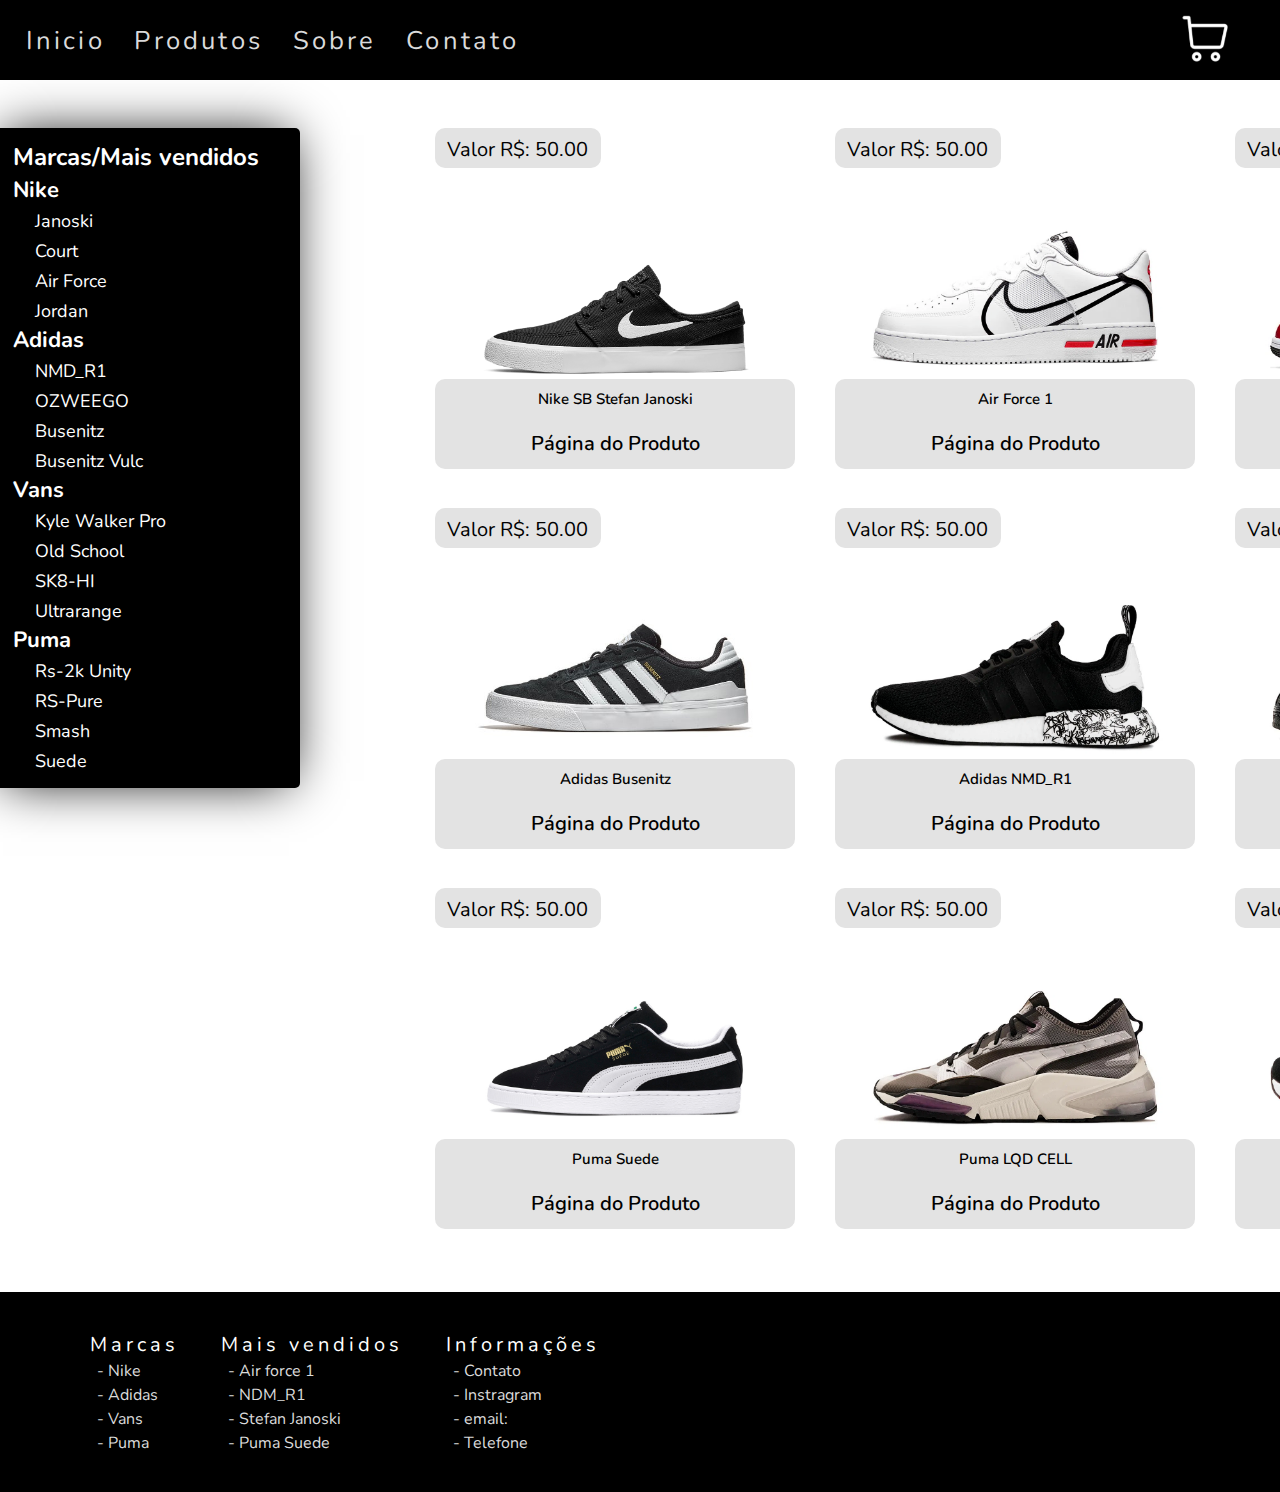
<file: index.html>
<!DOCTYPE html>
<html lang="en">

<head>
    <meta charset="UTF-8">
    <meta name="viewport" content="width=device-width, initial-scale=1.0">
    <link rel="stylesheet" type="text/css" href="./src/scss/main.css" />

    <!-- fontes -->
    <link href="https://fonts.googleapis.com/css2?family=Grandstander:wght@100&family=Nunito:wght@200;400;600;700&display=swap"
        rel="stylesheet">
    <title>FootShop</title>
</head>

<body>

    <header class="headerIndex">
        <div class="menuIndex">
            <nav>
                <ul>
                    <li><a href="./index.html">Inicio</a></li>
                    <li><a href="#">Produtos</a></li>
                    <li><a href="#">Sobre</a></li>
                    <li><a href="#">Contato</a></li>
                </ul>
            </nav>
        </div>
        <div class="carrinhoCompras">
            <button><img src="./src/images/carrinhoCompras.png"></button>
        </div>
    </header>

    <main>
        <div class="menuLateral">
            <p><strong>Marcas/Mais vendidos</strong></p>
            <nav>
                <ul>
                    <li class="navMarcas"><a href="#"><strong>Nike</strong></a>
                        <ul>
                            <li class="navNike"><a href="#">Janoski </a></li>
                            <li class="navNike"><a href="#">Court </a></li>
                            <li class="navNike"><a href="#">Air Force </a></li>
                            <li class="navNike"><a href="#">Jordan </a></li>

                        </ul>
                    </li>

                    <li class="navMarcas"><a href="#"><strong>Adidas</strong></a>
                        <ul>
                            <li class="navNike"><a href="#">NMD_R1 </a></li>
                            <li class="navNike"><a href="#">OZWEEGO </a></li>
                            <li class="navNike"><a href="#">Busenitz </a></li>
                            <li class="navNike"><a href="#">Busenitz Vulc</a></li>
                        </ul>
                    </li>

                    <li class="navMarcas"><a href="#"><strong>Vans</strong></a>
                        <ul>
                            <li class="navNike"><a href="#">Kyle Walker Pro </a></li>
                            <li class="navNike"><a href="#">Old School </a></li>
                            <li class="navNike"><a href="#">SK8-HI </a></li>
                            <li class="navNike"><a href="#">Ultrarange </a></li>
                        </ul>
                    </li>

                    <li class="navMarcas"><a href="#"><strong>Puma</strong></a>
                        <ul>
                            <li class="navNike"><a href="#">Rs-2k Unity </a></li>
                            <li class="navNike"><a href="#">RS-Pure </a></li>
                            <li class="navNike"><a href="#">Smash </a></li>
                            <li class="navNike"><a href="#">Suede </a></li>
                        </ul>
                    </li>
                </ul>
            </nav>

        </div>

        <div class="gridProdutos">
            <!-- Primeira Linha -->
            <div class="tenis">
                <div class="preco">Valor R$: 50.00</div>
                <div>
                    <p class="nomeTenis">Nike SB Stefan Janoski</p>
                </div>
                <button name="teniss" class="addCarrinho"><a href="#" id="stfJanoski" onclick="pegarId(this.id)">Página
                        do Produto</a></button>
            </div>

            <div class="tenis">
                <div class="preco">Valor R$: 50.00</div>
                <div class="nomeTenis">Air Force 1</div>
                <button name="teniss" class="addCarrinho"><a href="#" id="airforce1" onclick="pegarId(this.id)">Página
                        do Produto</a></button>
            </div>

            <div class="tenis">
                <div class="preco">Valor R$: 50.00</div>
                <div class="nomeTenis">Air Jordan 1 Mid</div>
                <button name="teniss" class="addCarrinho"><a href="#" id="airjordan1" onclick="pegarId(this.id)">Página
                        do Produto</a></button>
            </div>

            <!-- Segunda Linha -->
            <div class="tenis">
                <div class="preco">Valor R$: 50.00</div>
                <div class="nomeTenis">Adidas Busenitz</div>
                <button name="teniss" class="addCarrinho"><a href="#" id="adidasbusenitz" onclick="pegarId(this.id)">Página
                        do Produto</a></button>
            </div>

            <div class="tenis">
                <div class="preco">Valor R$: 50.00</div>
                <div class="nomeTenis">Adidas NMD_R1</div>
                <button name="teniss" class="addCarrinho"><a href="#" id="adidasnmd" onclick="pegarId(this.id)">Página
                        do Produto</a></button>
            </div>

            <div class="tenis">
                <div class="preco">Valor R$: 50.00</div>
                <div class="nomeTenis">Adidas Superstar</div>
                <button name="teniss" class="addCarrinho"><a href="#" id="adidassuperstar" onclick="pegarId(this.id)">Página
                        do Produto</a></button>
            </div>

            <!-- Terceira Linha -->
            <div class="tenis">
                <div class="preco">Valor R$: 50.00</div>
                <div class="nomeTenis">Puma Suede</div>
                <button name="teniss" class="addCarrinho"><a href="#" id="pumasuede" onclick="pegarId(this.id)">Página
                        do Produto</a></button>
            </div>

            <div class="tenis">
                <div class="preco">Valor R$: 50.00</div>
                <div class="nomeTenis">Puma LQD CELL </div>
                <button name="teniss" class="addCarrinho"><a href="#" id="pumalqd" onclick="pegarId(this.id)">Página do
                        Produto</a></button>
            </div>

            <div class="tenis">
                <div class="preco">Valor R$: 50.00</div>
                <div class="nomeTenis">Puma RS-X </div>
                <button name="teniss" class="addCarrinho"><a href="#" id="pumarsx" onclick="pegarId(this.id)">Página do
                        Produto</a></button>
            </div>

        </div>
    </main>

    <footer>
        <div id="rodape">

            <ul><p>Marcas</p>
                <li><a href="#"> - Nike</a></li>
                <li><a href="#"> - Adidas</a></li>
                <li><a href="#"> - Vans</a></li>
                <li><a href="#"> - Puma</a></li>
            </ul>
            <ul><p>Mais vendidos</p>
                <li><a href="#"> - Air force 1</a></li>
                <li><a href="#"> - NDM_R1</a></li>
                <li><a href="#"> - Stefan Janoski</a></li>
                <li><a href="#"> - Puma Suede</a></li>
            </ul>

            <ul><p>Informações</p>
                <li><a href="#"> - Contato</a></li>
                <li><a href="#"> - Instragram</a></li>
                <li><a href="#"> - email:</a></li>
                <li><a href="#"> - Telefone</a></li>
            </ul>

            <ul class="ulIcons">
                <li class="icons"><a href=""></a></li>
                <li class="icons"><a href=""></a></li>
                <li class="icons"><a href=""></a></li>
            </ul>
        </div>
    </footer>
    <script src="./src/script/index.js"></script>
    <script src="./src/script/listaTenis.js"></script>
    <script src="./src/script/linksTenis.js"></script>
</body>

</html>
</file>
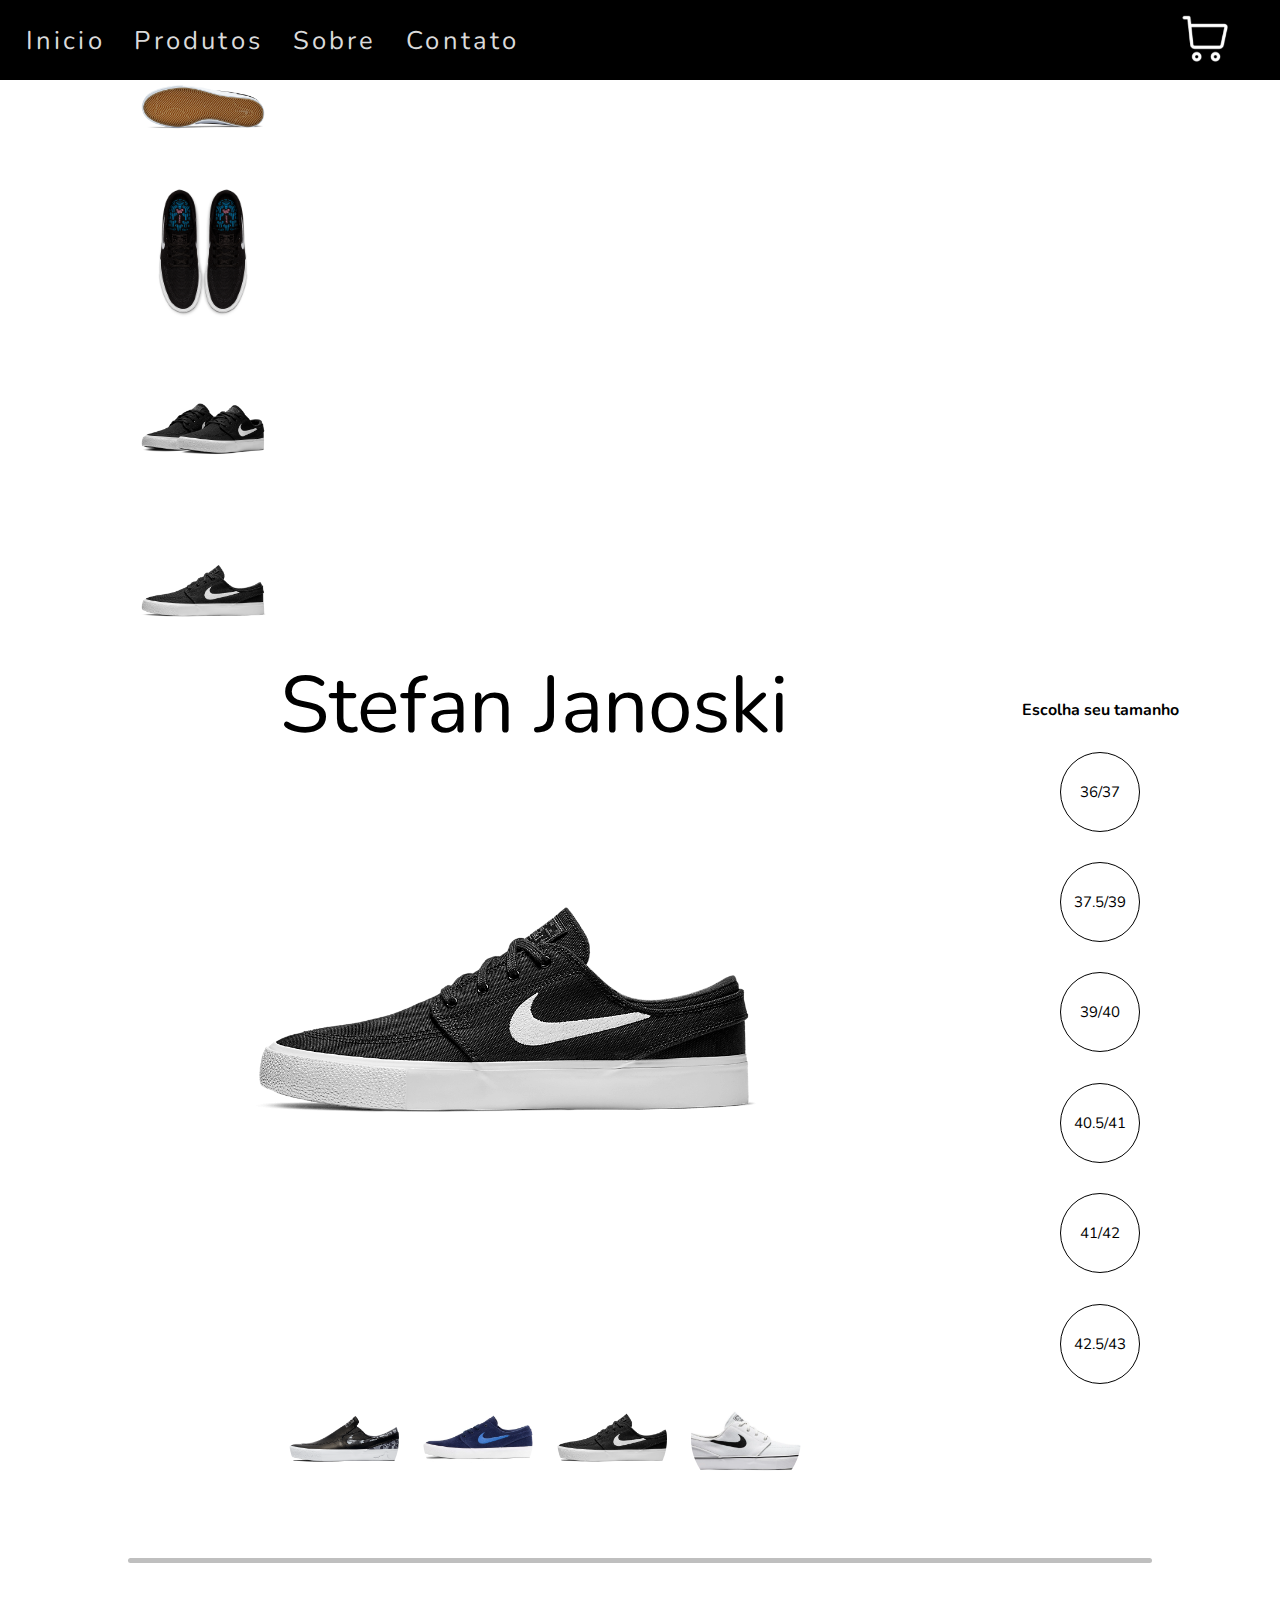
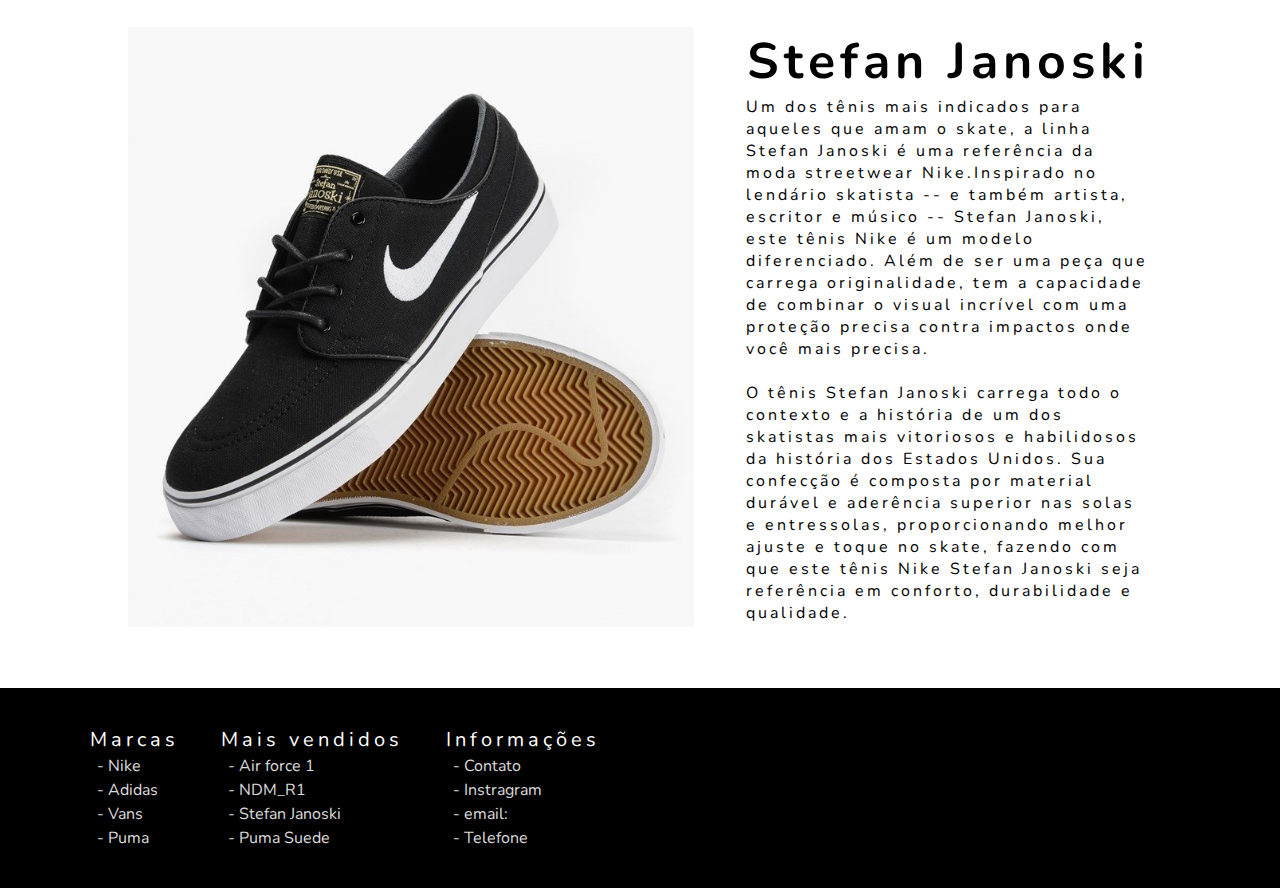
<file: paginaProd.html>
<!DOCTYPE html>
<html>

<head>
    <meta charset="utf-8" />
    <meta http-equiv="X-UA-Compatible" content="IE=edge">
    <title>Page Title</title>
    <meta name="viewport" content="width=device-width, initial-scale=1">
    <link rel="stylesheet" type="text/css" media="screen" href="./src/scss/main.css" />

    <!-- Fontes -->
    <link href="https://fonts.googleapis.com/css2?family=Grandstander:wght@100&family=Nunito:wght@200;400;600;700&display=swap"
        rel="stylesheet">
</head>

<body>
    <header class="headerIndex">
        <div class="menuIndex">
            <nav>
                <ul>
                    <li><a href="./index.html">Inicio</a></li>
                    <li><a href="#">Produtos</a></li>
                    <li><a href="#">Sobre</a></li>
                    <li><a href="#">Contato</a></li>
                </ul>
            </nav>
        </div>
        <div class="carrinhoCompras">
            <button><img src="./src/images/carrinhoCompras.png"></button>
        </div>
    </header>

    <main>
        <div id="menuLateralFotos">
            <img class="fotosTenis" id="sola" onclick="alterarImagePrincipal(this.id)" src="./src/images/tenis/stefanJanoski/Preto/solaJanoski.png">
            <img class="fotosTenis" id="parteCima" onclick="alterarImagePrincipal(this.id)" src="./src/images/tenis/stefanJanoski/Preto/partecimaJanoski.png">
            <img class="fotosTenis" id="lateral" onclick="alterarImagePrincipal(this.id)" src="./src/images/tenis/stefanJanoski/Preto/partelateralJanoski.png">
            <img class="fotosTenis" id="default" onclick="alterarImagePrincipal(this.id)" src="./src/images/tenis/stefanJanoski/Preto/stefanJanoski.jpg">
        </div>

        </div>
        <div class="PaginaProd">
            <div id="nomeDoProduto">
                Stefan Janoski
            </div>
            <div class="numeroTenis">
                <img id="exibirTenis" src="./src/images/tenis/stefanJanoski/Preto/stefanJanoski.jpg">
                <div class="numeroDoTenis">
                    <span class="chooseSize">Escolha seu tamanho</span>
                    <button>36/37</button>
                    <button>37.5/39</button>
                    <button>39/40</button>
                    <button>40.5/41</button>
                    <button>41/42</button>
                    <button>42.5/43</button>
                </div>
            </div>
            <div id="coresTenis">
                <button value="stfJanoskiCamo" onclick="pegarCor(this.value)"></button>
                <button value="azul" onclick="pegarCor(this.value)"></button>
                <button value="stfJanoskiPreto" onclick="pegarCor(this.value)"></button>
                <button value="branco" onclick="pegarCor(this.value)"></button>
            </div>
        </div>
        <hr>
        <section id="aboutProduct">

            <img src="./src/images/tenis/stefanJanoski/Preto/janoskiInclinado.jpg">
            <p id="tituloDescricao">Stefan Janoski</p>
            <span id="descricao">
                Um dos tênis mais indicados para aqueles que amam o skate, a linha <br>Stefan Janoski é uma referência
                da
                moda streetwear Nike.Inspirado no lendário skatista -- e também artista, escritor e músico -- Stefan
                Janoski, este tênis Nike é um modelo diferenciado. Além de ser uma peça que carrega originalidade, tem
                a capacidade de combinar o visual incrível com uma proteção precisa contra impactos onde você mais
                precisa.
                <br> <br>
                O tênis Stefan Janoski carrega todo o contexto e a história de um dos skatistas mais vitoriosos e
                habilidosos da história dos Estados Unidos. Sua confecção é composta por material durável e aderência
                superior nas solas e entressolas, proporcionando melhor ajuste e toque no skate, fazendo com que este
                tênis Nike Stefan Janoski seja referência em conforto, durabilidade e qualidade.</span>

        </section>
    </main>

    <footer>
            <div id="rodape">
    
                <ul><p>Marcas</p>
                    <li><a href="#"> - Nike</a></li>
                    <li><a href="#"> - Adidas</a></li>
                    <li><a href="#"> - Vans</a></li>
                    <li><a href="#"> - Puma</a></li>
                </ul>
                <ul><p>Mais vendidos</p>
                    <li><a href="#"> - Air force 1</a></li>
                    <li><a href="#"> - NDM_R1</a></li>
                    <li><a href="#"> - Stefan Janoski</a></li>
                    <li><a href="#"> - Puma Suede</a></li>
                </ul>
    
                <ul><p>Informações</p>
                    <li><a href="#"> - Contato</a></li>
                    <li><a href="#"> - Instragram</a></li>
                    <li><a href="#"> - email:</a></li>
                    <li><a href="#"> - Telefone</a></li>
                </ul>
    
                <ul class="ulIcons">
                    <li class="icons"><a href=""></a></li>
                    <li class="icons"><a href=""></a></li>
                    <li class="icons"><a href=""></a></li>
                </ul>
            </div>
        </footer>

    <script src="./src/script/paginaProd.js"></script>
    <script src="./src/script/listaTenis.js"></script>
</body>

</html>
</file>
<file: src/scss/main.css>
* {
  margin: 0;
  padding: 0;
  -webkit-box-sizing: border-box;
          box-sizing: border-box;
}

*, html, body {
  font-family: "Nunito", sans-serif;
}

body {
  height: 149.2vh;
}

.headerIndex {
  display: -webkit-box;
  display: -ms-flexbox;
  display: flex;
  justify-items: space-between;
}

.headerIndex .menuIndex {
  background-color: #000000;
  width: 100%;
  height: 80px;
  position: fixed;
  position: absolute;
  display: -webkit-box;
  display: -ms-flexbox;
  display: flex;
  -webkit-box-align: center;
      -ms-flex-align: center;
          align-items: center;
  justify-items: center;
}

.headerIndex .menuIndex nav {
  width: 100%;
}

.headerIndex .menuIndex nav ul li {
  display: inline;
  justify-items: center;
  font-size: 1.6rem;
  letter-spacing: .2rem;
  margin-left: 2%;
}

.headerIndex .menuIndex nav ul li a {
  text-decoration: none;
  color: #dadada;
  -webkit-transition: color;
  transition: color;
  -webkit-transition-delay: .2s;
          transition-delay: .2s;
  -webkit-transition-duration: .2s;
          transition-duration: .2s;
}

.headerIndex .menuIndex nav ul li a:hover {
  color: #FFFFFF;
}

.headerIndex .carrinhoCompras {
  position: absolute;
  margin-left: 91%;
}

.headerIndex .carrinhoCompras button {
  position: fixed;
  background: none;
  border: none;
  text-align: center;
  outline: none;
  width: 80px;
  height: 80px;
}

.headerIndex .carrinhoCompras button:hover {
  background: rgba(255, 255, 255, 0.1);
}

.headerIndex .carrinhoCompras button img {
  padding: 4px 4px;
  margin-top: 2px;
  width: 60px;
  height: 60px;
}

.menuLateral {
  padding: 12px 12px;
  margin-top: 4rem;
  background-color: #000000;
  width: 600px;
  position: absolute;
  border-radius: 0px 5px 5px 0px;
  -webkit-box-shadow: -4px 0px 50px -7px #000000;
  box-shadow: -4px 0px 50px -7px #000000;
}

.menuLateral p {
  font-size: 30px;
  color: #FFFFFF;
  font-weight: 500;
  margin-bottom: 2px;
}

.menuLateral nav ul .navMarcas {
  color: #bfbfbf;
  font-size: 25px;
  -webkit-transition: color;
  transition: color;
  -webkit-transition-delay: .1s;
          transition-delay: .1s;
  -webkit-transition-duration: .2s;
          transition-duration: .2s;
}

.menuLateral nav ul .navMarcas a {
  text-decoration: none;
  color: #FFFFFF;
  -webkit-transition: color;
  transition: color;
  -webkit-transition-delay: .1s;
          transition-delay: .1s;
  -webkit-transition-duration: .2s;
          transition-duration: .2s;
}

.menuLateral nav ul .navMarcas a:hover {
  color: #bfbfbf;
}

.menuLateral nav ul .navMarcas .navNike a {
  text-decoration: none;
  list-style: none;
  color: #FFFFFF;
  font-size: 18px;
  margin-left: 8%;
  -webkit-transition: color;
  transition: color;
  -webkit-transition-delay: .1s;
          transition-delay: .1s;
  -webkit-transition-duration: .2s;
          transition-duration: .2s;
}

.menuLateral nav ul .navMarcas .navNike a:hover {
  color: #bfbfbf;
}

.gridProdutos {
  display: -ms-grid;
  display: grid;
  display: -ms-inline-grid;
  display: inline-grid;
  -ms-grid-columns: 360px 400px 400px;
      grid-template-columns: 360px 400px 400px;
  margin-left: 520px;
  margin-top: 8rem;
}

.gridProdutos .tenis {
  height: 340px;
  background: url("../images/tenis/stefanJanoski/Preto/stefanJanoski.jpg");
  background-position: top center;
  background-size: 320px 320px;
  background-repeat: no-repeat;
  border-radius: 10px 10px 10px 10px;
}

.gridProdutos .tenis:nth-child(2) {
  margin-left: 40px;
  background: url("../images/airForce1.png");
  background-position: center;
  background-size: 320px 320px;
  background-repeat: no-repeat;
}

.gridProdutos .tenis:nth-child(3) {
  margin-left: 40px;
  background: url("../images/jordan1.png");
  background-position: center;
  background-size: 320px 280px;
  background-repeat: no-repeat;
}

.gridProdutos .tenis:nth-child(4) {
  margin-top: 40px;
  background: url("../images/busenitz1.png");
  background-position: center;
  background-size: 280px 220px;
  background-repeat: no-repeat;
}

.gridProdutos .tenis:nth-child(5) {
  margin-left: 40px;
  margin-top: 40px;
  background: url("../images/nmdR1.png");
  background-position: center;
  background-size: 320px 320px;
  background-repeat: no-repeat;
}

.gridProdutos .tenis:nth-child(6) {
  margin-left: 40px;
  margin-top: 40px;
  background: url("../images/adidasSuperStar.png");
  background-position: center;
  background-size: 320px 320px;
  background-repeat: no-repeat;
}

.gridProdutos .tenis:nth-child(7) {
  margin-top: 40px;
  background: url("../images/pumaSuede.jpg");
  background-position: center;
  background-size: 320px 320px;
  background-repeat: no-repeat;
}

.gridProdutos .tenis:nth-child(8) {
  margin-left: 40px;
  margin-top: 40px;
  background: url("../images/pumaLQDCELL.png");
  background-position: center;
  background-size: 320px 320px;
  background-repeat: no-repeat;
}

.gridProdutos .tenis:nth-child(9) {
  margin-left: 40px;
  margin-top: 40px;
  background: url("../images/pumaRS-X-Reinvention.png");
  background-position: top center;
  background-size: 320px 320px;
  background-repeat: no-repeat;
}

.gridProdutos .tenis .preco {
  border: none;
  border-radius: 10px 10px 10px 10px;
  overflow: hidden;
  padding: 8px 12px;
  width: 46%;
  height: 40px;
  font-size: 20px;
  background: #e3e3e3;
  font-family: "Nunito", sans-serif;
  -webkit-transition: background;
  transition: background;
  -webkit-transition-duration: .4s;
          transition-duration: .4s;
}

.gridProdutos .tenis .preco:hover {
  background: rgba(0, 0, 0, 0.1);
  border-radius: 10px 10px 10px 10px;
}

.gridProdutos .tenis .nomeTenis {
  text-align: center;
  border: none;
  border-radius: 10px 10px 0px 0px;
  width: 100%;
  height: 40px;
  line-height: 40px;
  background: #e3e3e3;
  font-family: "Nunito", sans-serif;
  font-weight: 600;
  font-size: 15px;
  margin-top: 58.5%;
}

.gridProdutos .tenis .addCarrinho {
  text-align: center;
  border: none;
  border-radius: 0px 0px 10px 10px;
  width: 100%;
  height: 50px;
  line-height: 50px;
  background: #e3e3e3;
  -webkit-transition: background;
  transition: background;
  -webkit-transition-delay: .1s;
          transition-delay: .1s;
  -webkit-transition-duration: .2s;
          transition-duration: .2s;
  text-decoration: none;
  color: #000000;
  font-family: "Nunito", sans-serif;
  font-weight: 600;
  font-size: 20px;
}

.gridProdutos .tenis .addCarrinho:hover {
  background: #bfbfbf;
}

.gridProdutos .tenis .addCarrinho a {
  text-decoration: none;
  color: #000000;
  font-family: "Nunito", sans-serif;
  font-weight: 600;
  font-size: 20px;
}

#rodape {
  margin-top: 5%;
  width: 100%;
  height: 200px;
  background-color: #000000;
  color: #FFFFFF;
  display: -webkit-box;
  display: -ms-flexbox;
  display: flex;
  -webkit-box-align: center;
      -ms-flex-align: center;
          align-items: center;
  -webkit-box-pack: start;
      -ms-flex-pack: start;
          justify-content: flex-start;
  padding: 0rem 5rem;
}

#rodape ul {
  text-align: left;
  padding: 10px 10px;
}

#rodape ul p {
  font-family: "Nunito", sans-serif;
  letter-spacing: 4px;
  font-size: 20px;
}

#rodape ul li {
  padding: 0px 7px;
  margin-top: 2px;
  list-style: none;
}

#rodape ul li a {
  text-decoration: none;
  color: #dadada;
}

#rodape ul li a:hover {
  color: #bfbfbf;
}

#rodape ul:nth-child(2) {
  margin-left: 2%;
}

#rodape ul:nth-child(3) {
  margin-left: 2%;
}

body {
  height: 120vh;
}

.menuLateralTenis {
  display: -webkit-box;
  display: -ms-flexbox;
  display: flex;
  -webkit-box-orient: vertical;
  -webkit-box-direction: normal;
      -ms-flex-direction: column;
          flex-direction: column;
}

.fotosTenis {
  background-position: top center;
  margin-top: 1%;
  margin-left: 10%;
  width: 150px;
  height: 150px;
  float: left;
  -webkit-transition: -webkit-transform;
  transition: -webkit-transform;
  transition: transform;
  transition: transform, -webkit-transform;
  -webkit-transition-duration: .2s;
          transition-duration: .2s;
}

.fotosTenis:hover {
  -webkit-transform: scale(1.5, 1.5);
          transform: scale(1.5, 1.5);
}

.fotosTenis:nth-child(2) {
  clear: both;
}

.fotosTenis:nth-child(3) {
  clear: both;
}

.fotosTenis:nth-child(4) {
  clear: both;
}

.PaginaProd {
  margin-top: 8rem;
  width: 80%;
  margin-left: 10%;
  display: -webkit-box;
  display: -ms-flexbox;
  display: flex;
  -webkit-box-orient: vertical;
  -webkit-box-direction: normal;
      -ms-flex-direction: column;
          flex-direction: column;
  -webkit-box-align: center;
      -ms-flex-align: center;
          align-items: center;
}

.PaginaProd #nomeDoProduto {
  position: absolute;
  margin-left: -16.5%;
  font-family: "Nunito", sans-serif;
  font-size: 80px;
}

.PaginaProd .numeroTenis {
  display: -webkit-box;
  display: -ms-flexbox;
  display: flex;
  justify-items: center;
}

.PaginaProd .numeroTenis #exibirTenis {
  border-radius: .2rem;
  margin-left: -4.5%;
  width: 600px;
  height: 600px;
  margin-right: 32%;
}

.PaginaProd .numeroTenis .numeroDoTenis {
  margin-top: 6%;
  display: -webkit-box;
  display: -ms-flexbox;
  display: flex;
  -webkit-box-orient: vertical;
  -webkit-box-direction: normal;
      -ms-flex-direction: column;
          flex-direction: column;
}

.PaginaProd .numeroTenis .numeroDoTenis button {
  width: 80px;
  height: 80px;
  margin-top: 15.2%;
  border-radius: 50%;
  border: 1px solid #000000;
  font-family: "Nunito", sans-serif;
  font-size: 15px;
  color: #000000;
  background: #FFFFFF;
  outline: none;
  -webkit-transition: -webkit-transform;
  transition: -webkit-transform;
  transition: transform;
  transition: transform, -webkit-transform;
  -webkit-transition-duration: .2s;
          transition-duration: .2s;
}

.PaginaProd .numeroTenis .numeroDoTenis button:hover {
  -webkit-transform: scale(1.3, 1.3);
          transform: scale(1.3, 1.3);
}

.PaginaProd .numeroTenis .numeroDoTenis button:focus {
  -webkit-transform: scale(1.3, 1.3);
          transform: scale(1.3, 1.3);
}

.PaginaProd .numeroTenis .numeroDoTenis .chooseSize {
  width: 200px;
  margin-left: -19%;
  font-family: "Nunito", sans-serif;
  font-weight: bolder;
}

.PaginaProd #coresTenis {
  display: -webkit-box;
  display: -ms-flexbox;
  display: flex;
  -webkit-box-pack: justify;
      -ms-flex-pack: justify;
          justify-content: space-between;
  text-align: center;
  margin-left: -18.5%;
  width: 50%;
}

.PaginaProd #coresTenis button {
  border: none;
  border-radius: 50%;
  width: 110px;
  height: 110px;
  outline: none;
  -webkit-transition: -webkit-transform;
  transition: -webkit-transform;
  transition: transform;
  transition: transform, -webkit-transform;
  -webkit-transition-duration: .4s;
          transition-duration: .4s;
}

.PaginaProd #coresTenis button:focus {
  -webkit-transform: scale(1.3, 1.3);
          transform: scale(1.3, 1.3);
}

.PaginaProd #coresTenis button:nth-child(1) {
  background: url("../images/tenis/stefanJanoski/Camo/defaultJanoski.webp");
  background-position: bottom center;
  background-size: 140px 140px;
}

.PaginaProd #coresTenis button:nth-child(1):hover {
  -webkit-transform: scale(1.3, 1.3);
          transform: scale(1.3, 1.3);
}

.PaginaProd #coresTenis button:nth-child(2) {
  background: url("../images/tenis/stefanJanoski/stefanJanoskiAzul.jpg");
  background-position: center;
  background-size: 140px 140px;
}

.PaginaProd #coresTenis button:nth-child(2):hover {
  -webkit-transform: scale(1.3, 1.3);
          transform: scale(1.3, 1.3);
}

.PaginaProd #coresTenis button:nth-child(3) {
  background: url("../images/tenis/stefanJanoski/Preto/stefanJanoski.jpg");
  background-position: bottom center;
  background-size: 140px 140px;
}

.PaginaProd #coresTenis button:nth-child(3):hover {
  -webkit-transform: scale(1.3, 1.3);
          transform: scale(1.3, 1.3);
}

.PaginaProd #coresTenis button:nth-child(4) {
  background: url("../images/tenis/stefanJanoski/stefanJanoskiBranco.jpg");
  background-position: center;
  background-size: 140px 140px;
}

.PaginaProd #coresTenis button:nth-child(4):hover {
  -webkit-transform: scale(1.3, 1.3);
          transform: scale(1.3, 1.3);
}

hr {
  width: 80%;
  margin-left: 10%;
  margin-top: 5%;
  height: 5px;
  background: #bfbfbf;
  border: none;
  border-radius: 10px;
}

#aboutProduct {
  width: 80%;
  margin-top: 5%;
  margin-left: 10%;
}

#aboutProduct img {
  float: left;
  margin-right: 5%;
  height: 600px;
}

#aboutProduct #tituloDescricao {
  text-align: center;
  font-family: "Nunito", sans-serif;
  font-weight: 700;
  font-size: 50px;
  letter-spacing: 5px;
}

#aboutProduct #descricao {
  margin-top: 2%;
  font-family: "Nunito", sans-serif;
  font-size: 16px;
  text-align: center;
  letter-spacing: 3px;
}

@media (max-width: 1780px) {
  .menuLateral {
    padding: 13px 13px;
    margin-top: 8rem;
    width: 300px;
  }
  .menuLateral p {
    font-size: 24px;
    font-weight: 500;
  }
  .menuLateral nav ul .navMarcas {
    font-size: 22px;
  }
  .gridProdutos {
    margin-left: 435px;
  }
}

@media (max-width: 1900px) {
  .menuLateral {
    padding: 13px 13px;
    margin-top: 8rem;
    width: 300px;
  }
  .menuLateral p {
    font-size: 24px;
    font-weight: 500;
  }
  .menuLateral nav ul .navMarcas {
    font-size: 22px;
  }
}
/*# sourceMappingURL=main.css.map */
</file>
